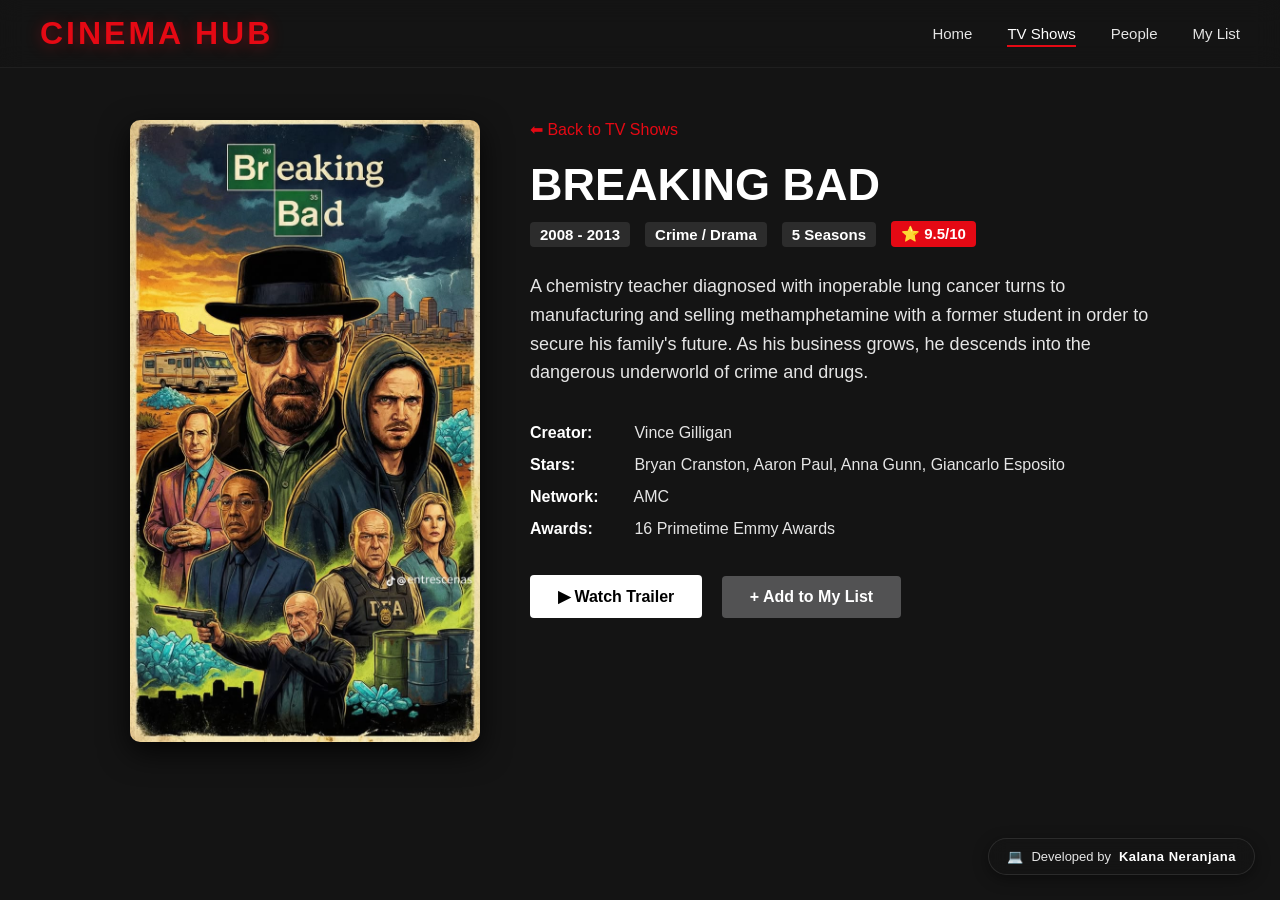
<file: breaking-bad-info.html>
<!DOCTYPE html>
<html lang="en">
<head>
    <meta charset="UTF-8">
    <meta name="viewport" content="width=device-width, initial-scale=1.0">
    <title>CINEMA HUB - Breaking Bad Info</title>
    <link rel="stylesheet" href="style.css">
</head>
<body>
    <nav class="navbar">
        <div class="logo">CINEMA HUB</div>
        <ul class="nav-links">
            <li><a href="index.html">Home</a></li>
            <li><a href="tv-shows.html" class="active">TV Shows</a></li>
            <li><a href="people.html">People</a></li>
            <li><a href="watchlist.html">My List</a></li>
        </ul>
    </nav>

    <div class="info-container">
        <img src="TV_Shows/breaking-bad.jpg" alt="Breaking Bad" class="info-poster">
        
        <div class="info-details">
            <a href="tv-shows.html" class="back-btn" style="color: var(--accent-color); text-decoration: none; margin-bottom: 20px; display: inline-block;">⬅ Back to TV Shows</a>
            
            <h1>BREAKING BAD</h1>
            <div class="info-meta">
                <span>2008 - 2013</span>
                <span>Crime / Drama</span>
                <span>5 Seasons</span>
                <span style="background: var(--accent-color);">⭐ 9.5/10</span>
            </div>
            
            <p class="info-overview">
                A chemistry teacher diagnosed with inoperable lung cancer turns to manufacturing and selling methamphetamine with a former student in order to secure his family's future. As his business grows, he descends into the dangerous underworld of crime and drugs.
            </p>
            
            <ul class="info-cast-list">
                <li><strong>Creator:</strong> Vince Gilligan</li>
                <li><strong>Stars:</strong> Bryan Cranston, Aaron Paul, Anna Gunn, Giancarlo Esposito</li>
                <li><strong>Network:</strong> AMC</li>
                <li><strong>Awards:</strong> 16 Primetime Emmy Awards</li>
            </ul>

            <div style="margin-top: 30px;">
                <a href="breaking-bad.html" class="btn primary-btn">▶ Watch Trailer</a>
                <button class="btn secondary-btn">+ Add to My List</button>
            </div>
        </div>
    </div>
    <div class="dev-badge">
        <span class="dev-name">
            <span>💻</span> Developed by <strong>Kalana Neranjana</strong>
        </span>
        <div class="dev-links">
            <a href="https://github.com/Kalana23" target="_blank" class="dev-link">
                <span>🐙</span> GitHub: Kalana23
            </a>
            <a href="mailto:kalananeranjana30@gmail.com" class="dev-link">
                <span>✉️</span> Email: kalananeranjana30@gmail.com
            </a>
        </div>
    </div>
</body>
</html>
</file>
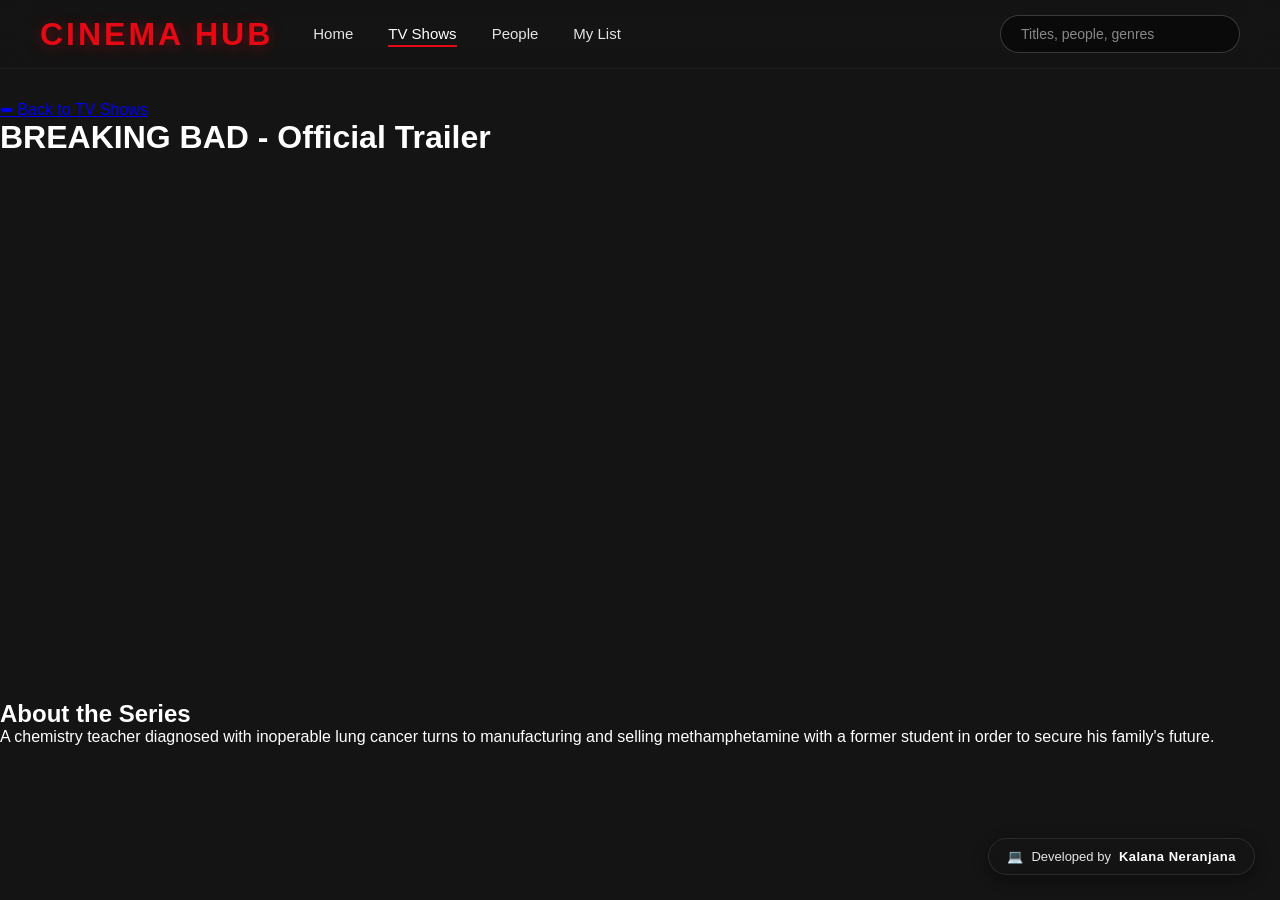
<file: breaking-bad.html>
<!DOCTYPE html>
<html lang="en">
<head>
    <meta charset="UTF-8">
    <meta name="viewport" content="width=device-width, initial-scale=1.0">
    <title>CINEMA HUB - Breaking Bad</title>
    <link rel="stylesheet" href="style.css">
</head>
<body>
    <nav class="navbar">
        <div class="logo">CINEMA HUB</div>
        <ul class="nav-links">
            <li><a href="index.html">Home</a></li>
            <li><a href="tv-shows.html" class="active">TV Shows</a></li>
            <li><a href="people.html">People</a></li>
            <li><a href="watchlist.html">My List</a></li>
        </ul>
        <div class="search-bar">
            <input type="text" placeholder="Titles, people, genres">
        </div>
    </nav>

    <div class="trailer-container" style="margin-top: 100px;">
        <a href="tv-shows.html" class="back-btn">⬅ Back to TV Shows</a>
        <h1 style="margin-bottom: 20px;">BREAKING BAD - Official Trailer</h1>
        
        <div class="video-wrapper">
            <iframe width="100%" height="500" src="https://www.youtube.com/embed/HhesaQXLuRY?autoplay=1" title="YouTube video player" frameborder="0" allow="accelerometer; autoplay; clipboard-write; encrypted-media; gyroscope; picture-in-picture; web-share" allowfullscreen></iframe>
        </div>
        
        <div class="movie-info" style="margin-top: 20px;">
            <h2>About the Series</h2>
            <p>A chemistry teacher diagnosed with inoperable lung cancer turns to manufacturing and selling methamphetamine with a former student in order to secure his family's future.</p>
        </div>
    </div>
      <div class="dev-badge">
        <span class="dev-name">
            <span>💻</span> Developed by <strong>Kalana Neranjana</strong>
        </span>
        <div class="dev-links">
            <a href="https://github.com/Kalana23" target="_blank" class="dev-link">
                <span>🐙</span> GitHub: Kalana23
            </a>
            <a href="mailto:kalananeranjana30@gmail.com" class="dev-link">
                <span>✉️</span> Email: kalananeranjana30@gmail.com
            </a>
        </div>
    </div>
</body>
</html>
</file>
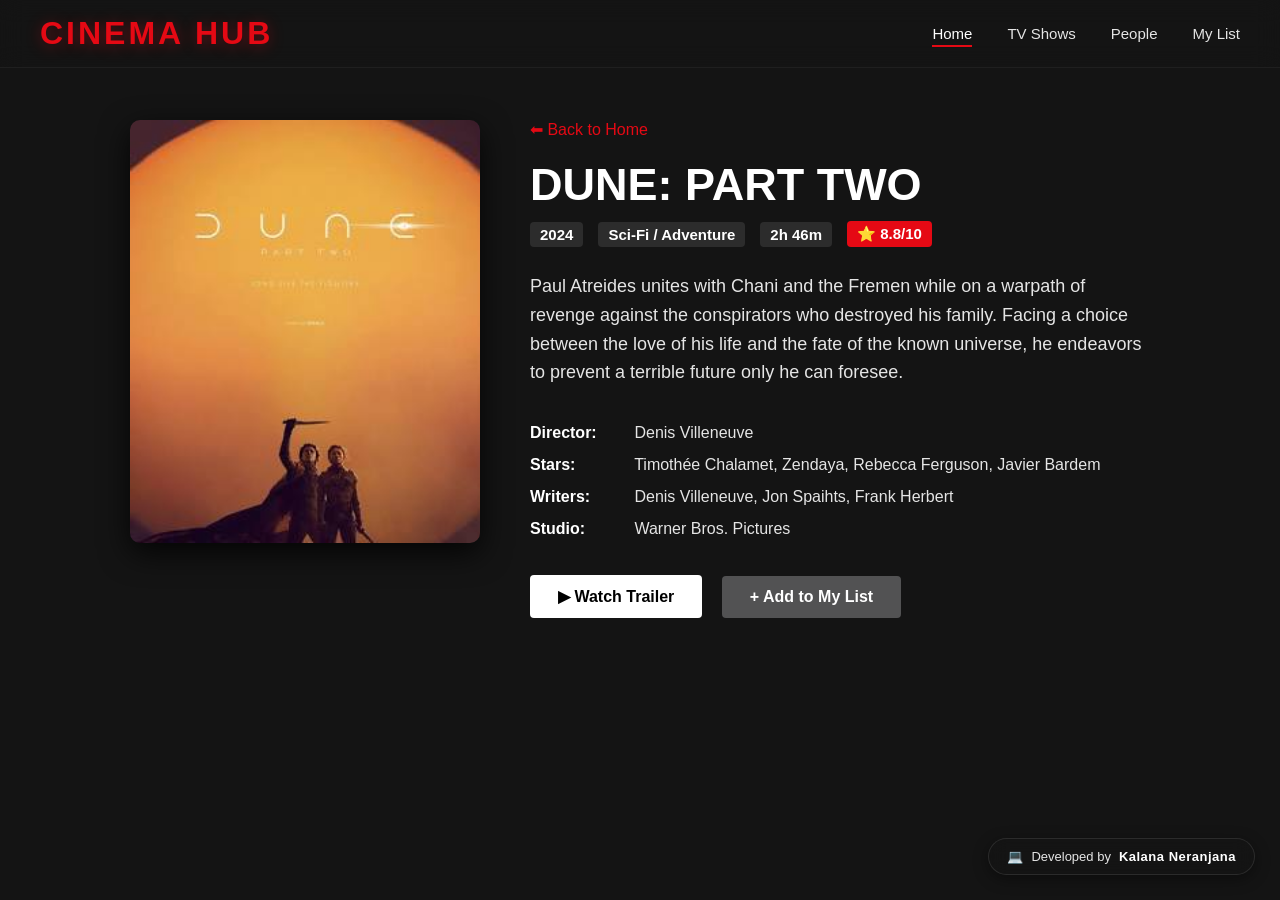
<file: dune-info.html>
<!DOCTYPE html>
<html lang="en">
<head>
    <meta charset="UTF-8">
    <meta name="viewport" content="width=device-width, initial-scale=1.0">
    <title>CINEMA HUB - Dune: Part Two Info</title>
    <link rel="stylesheet" href="style.css">
</head>
<body>
    <nav class="navbar">
        <div class="logo">CINEMA HUB</div>
        <ul class="nav-links">
            <li><a href="index.html" class="active">Home</a></li>
            <li><a href="tv-shows.html">TV Shows</a></li>
            <li><a href="people.html">People</a></li>
            <li><a href="watchlist.html">My List</a></li>
        </ul>
    </nav>

    <div class="info-container">
        <img src="images/dune-2.jpg" alt="Dune Part Two" class="info-poster">
        
        <div class="info-details">
            <a href="index.html" class="back-btn" style="color: var(--accent-color); text-decoration: none; margin-bottom: 20px; display: inline-block;">⬅ Back to Home</a>
            
            <h1>DUNE: PART TWO</h1>
            <div class="info-meta">
                <span>2024</span>
                <span>Sci-Fi / Adventure</span>
                <span>2h 46m</span>
                <span style="background: var(--accent-color);">⭐ 8.8/10</span>
            </div>
            
            <p class="info-overview">
                Paul Atreides unites with Chani and the Fremen while on a warpath of revenge against the conspirators who destroyed his family. Facing a choice between the love of his life and the fate of the known universe, he endeavors to prevent a terrible future only he can foresee.
            </p>
            
            <ul class="info-cast-list">
                <li><strong>Director:</strong> Denis Villeneuve</li>
                <li><strong>Stars:</strong> Timothée Chalamet, Zendaya, Rebecca Ferguson, Javier Bardem</li>
                <li><strong>Writers:</strong> Denis Villeneuve, Jon Spaihts, Frank Herbert</li>
                <li><strong>Studio:</strong> Warner Bros. Pictures</li>
            </ul>

            <div style="margin-top: 30px;">
                <a href="movie.html" class="btn primary-btn">▶ Watch Trailer</a>
                <button class="btn secondary-btn">+ Add to My List</button>
            </div>
        </div>
    </div>
    <div class="dev-badge">
        <span class="dev-name">
            <span>💻</span> Developed by <strong>Kalana Neranjana</strong>
        </span>
        <div class="dev-links">
            <a href="https://github.com/Kalana23" target="_blank" class="dev-link">
                <span>🐙</span> GitHub: Kalana23
            </a>
            <a href="mailto:kalananeranjana30@gmail.com" class="dev-link">
                <span>✉️</span> Email: kalananeranjana30@gmail.com
            </a>
        </div>
    </div>
</body>
</html>
</file>
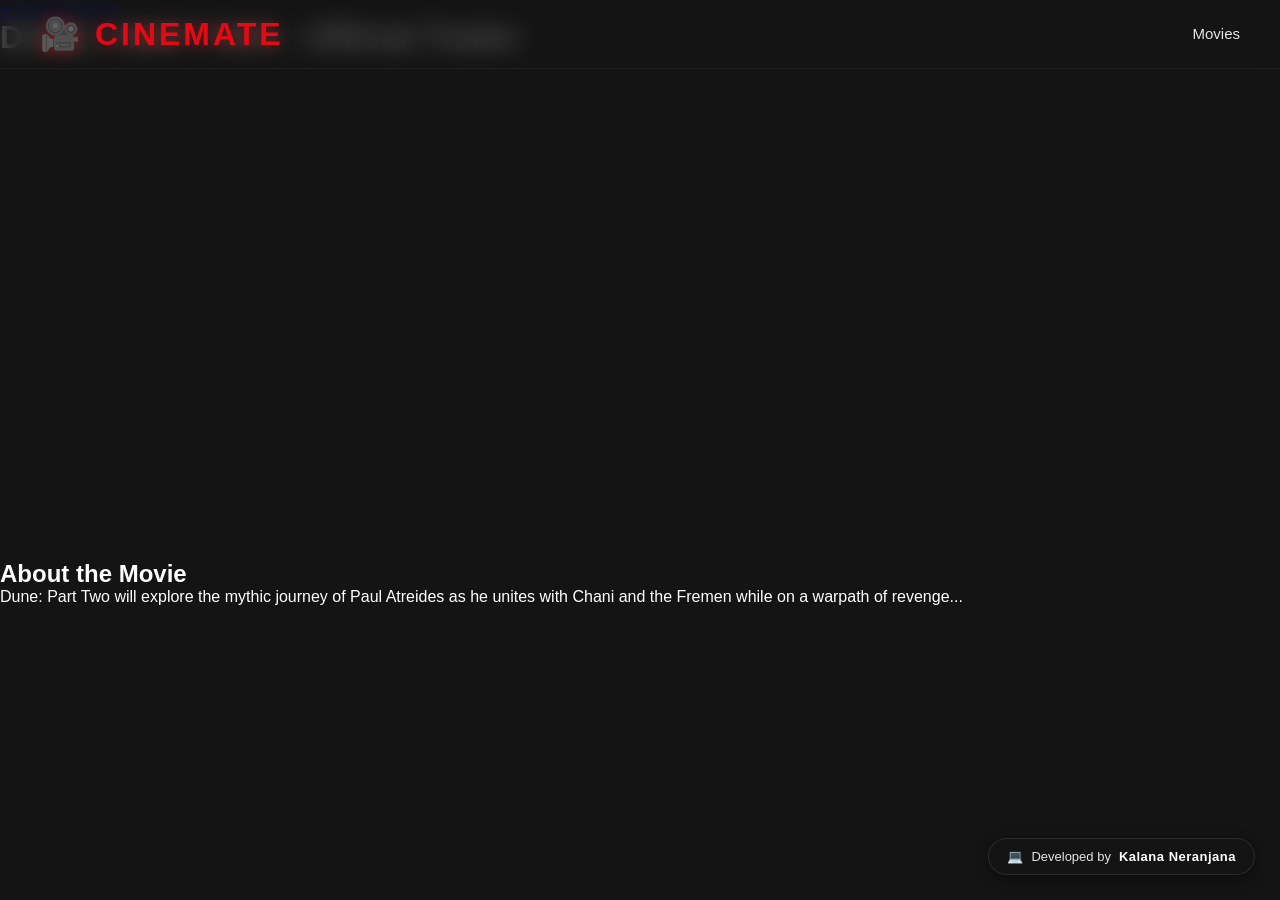
<file: movie.html>
<!DOCTYPE html>
<html lang="en">
<head>
    <meta charset="UTF-8">
    <meta name="viewport" content="width=device-width, initial-scale=1.0">
    <title>Dune: Part Two - Trailer</title>
    <link rel="stylesheet" href="style.css">
</head>
<body>
    <nav class="navbar">
        <div class="logo">🎥 CineMate</div>
        <ul class="nav-links">
            <li><a href="index.html">Movies</a></li>
        </ul>
    </nav>

    <div class="trailer-container">
        <a href="index.html" class="back-btn">⬅ Back to Home</a>
        <h1>DUNE: PART TWO - Official Trailer</h1>
        
        <div class="video-wrapper">
            <iframe width="100%" height="500" src="https://www.youtube.com/embed/Way9Dexny3w?si=T7P0gH_yXU0hA29K" title="YouTube video player" frameborder="0" allow="accelerometer; autoplay; clipboard-write; encrypted-media; gyroscope; picture-in-picture; web-share" allowfullscreen></iframe>
        </div>
        
        <div class="movie-info">
            <h2>About the Movie</h2>
            <p>Dune: Part Two will explore the mythic journey of Paul Atreides as he unites with Chani and the Fremen while on a warpath of revenge...</p>
        </div>
    </div>
    <div class="dev-badge">
        <span class="dev-name">
            <span>💻</span> Developed by <strong>Kalana Neranjana</strong>
        </span>
        <div class="dev-links">
            <a href="https://github.com/Kalana23" target="_blank" class="dev-link">
                <span>🐙</span> GitHub: Kalana23
            </a>
            <a href="mailto:kalananeranjana30@gmail.com" class="dev-link">
                <span>✉️</span> Email: kalananeranjana30@gmail.com
            </a>
        </div>
    </div>
</body>
</html>
</file>
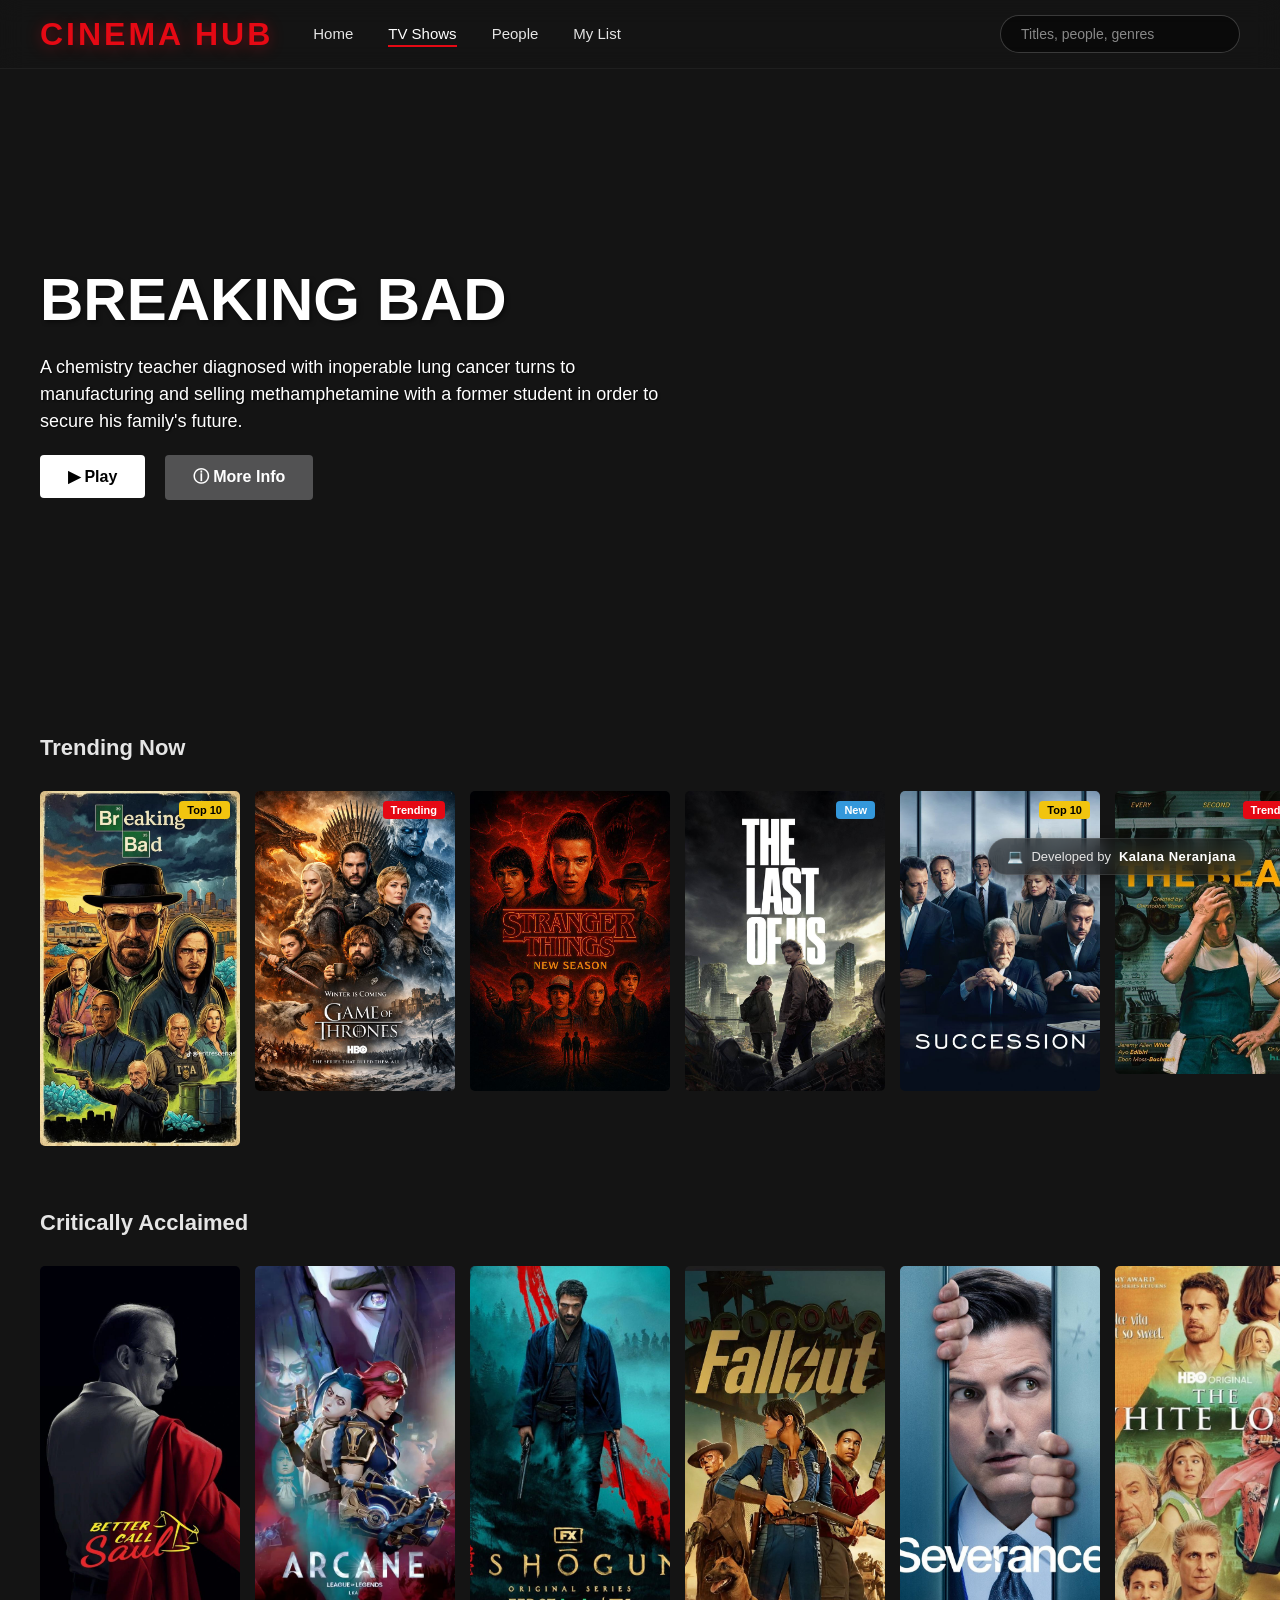
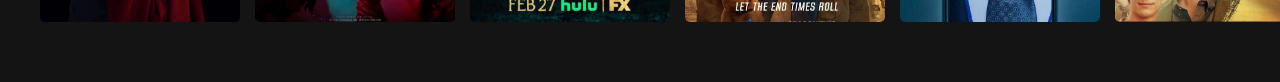
<file: tv-shows.html>
<!DOCTYPE html>
<html lang="en">
<head>
    <meta charset="UTF-8">
    <meta name="viewport" content="width=device-width, initial-scale=1.0">
    <title>CINEMA HUB - TV Shows</title>
    <link rel="stylesheet" href="style.css">
</head>
<body>
    <nav class="navbar">
        <div class="logo">CINEMA HUB</div>
        <ul class="nav-links">
            <li><a href="index.html">Home</a></li>
            <li><a href="tv-shows.html" class="active">TV Shows</a></li>
            <li><a href="people.html">People</a></li>
            <li><a href="watchlist.html">My List</a></li>
        </ul>
        <div class="search-bar">
            <input type="text" placeholder="Titles, people, genres">
        </div>
    </nav>

    <header class="hero-banner" style="background: url('https://image.tmdb.org/t/p/original/tsRy63Mu5cu8etL1X7ZLyf7UP1M.jpg') no-repeat center top/cover;">
        <div class="hero-content">
            <h1>BREAKING BAD</h1>
            <p>A chemistry teacher diagnosed with inoperable lung cancer turns to manufacturing and selling methamphetamine with a former student in order to secure his family's future.</p>
            <div class="hero-buttons">
                <a href="breaking-bad.html" class="btn primary-btn">▶ Play</a>
                <a href="breaking-bad-info.html" class="btn secondary-btn" style="text-decoration: none;">ⓘ More Info</a>
            </div>
        </div>
        <div class="hero-fade-bottom"></div>
    </header>

    <div class="movie-row">
        <h2>Trending Now</h2>
        <div class="row-posters" id="tvshows-grid"></div>
    </div>

    <div class="movie-row">
        <h2>Critically Acclaimed</h2>
        <div class="row-posters">
            <img src="TV_Shows/better-call-saul.jpg" alt="Better Call Saul" class="row-poster">
            <img src="TV_Shows/arcane.jpg" alt="Arcane" class="row-poster">
            <img src="TV_Shows/shogun.jpg" alt="Shogun" class="row-poster">
            <img src="TV_Shows/fallout.jpg" alt="Fallout" class="row-poster">
            <img src="TV_Shows/severance.jpg" alt="Severance" class="row-poster">
            <img src="TV_Shows/the-white-lotus.jpg" alt="The White Lotus" class="row-poster">
            <img src="TV_Shows/the-crown.jpg" alt="The Crown" class="row-poster">
        </div>
    </div>

    <div class="dev-badge">
        <span class="dev-name">
            <span>💻</span> Developed by <strong>Kalana Neranjana</strong>
        </span>
        <div class="dev-links">
            <a href="https://github.com/Kalana23" target="_blank" class="dev-link">
                <span>🐙</span> GitHub: Kalana23
            </a>
            <a href="mailto:kalananeranjana30@gmail.com" class="dev-link">
                <span>✉️</span> Email: kalananeranjana30@gmail.com
            </a>
        </div>
    </div>

    <script src="js/app.js"></script>
</body>
</html>
</file>
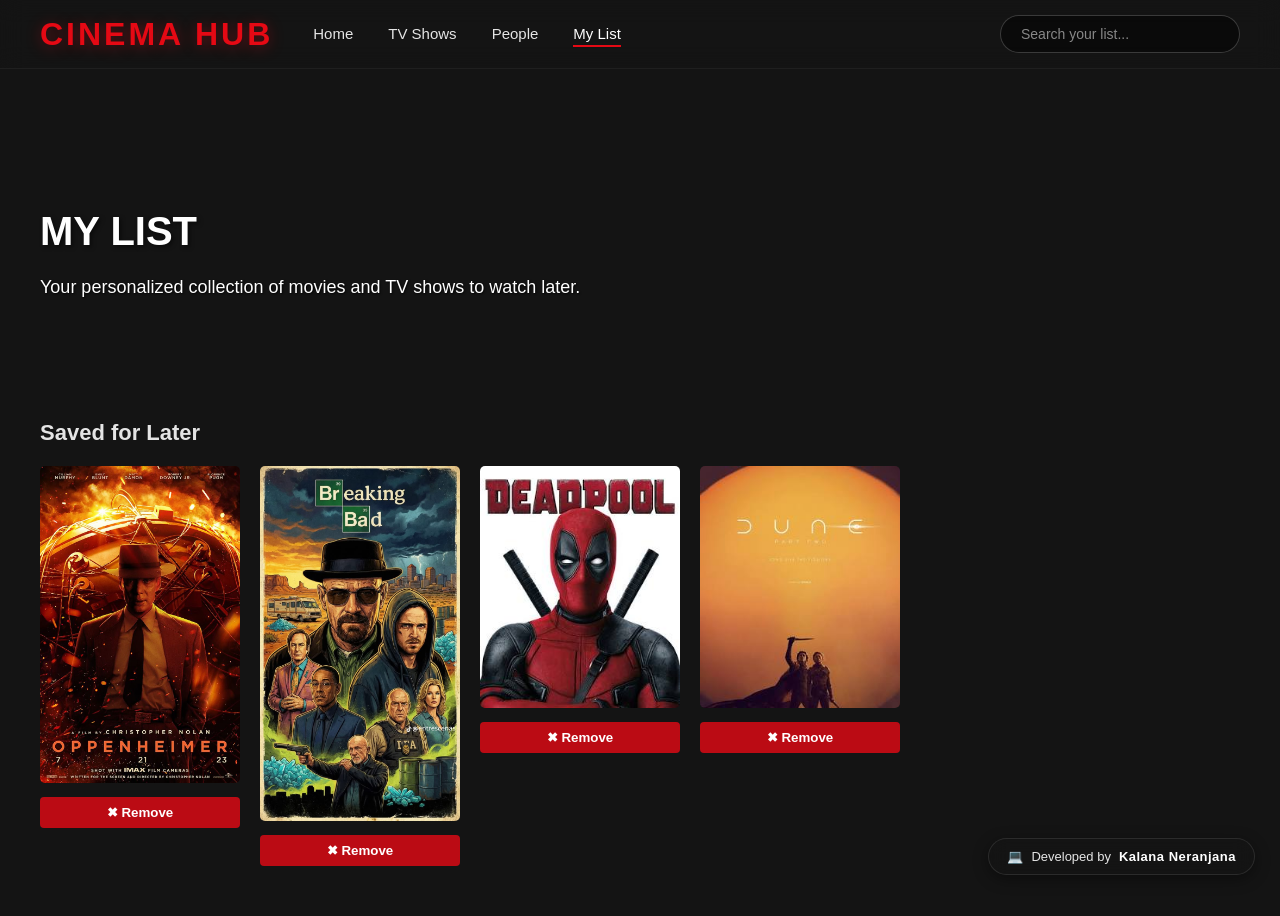
<file: watchlist.html>
<!DOCTYPE html>
<html lang="en">
<head>
    <meta charset="UTF-8">
    <meta name="viewport" content="width=device-width, initial-scale=1.0">
    <title>CINEMA HUB - My List</title>
    <link rel="stylesheet" href="style.css">
</head>
<body>
    <nav class="navbar">
        <div class="logo">CINEMA HUB</div>
        <ul class="nav-links">
            <li><a href="index.html">Home</a></li>
            <li><a href="tv-shows.html">TV Shows</a></li>
            <li><a href="people.html">People</a></li>
            <li><a href="watchlist.html" class="active">My List</a></li>
        </ul>
        <div class="search-bar">
            <input type="text" placeholder="Search your list...">
        </div>
    </nav>

    <header class="hero-banner" style="height: 50vh; background: linear-gradient(to right, #141414 10%, transparent), url('https://image.tmdb.org/t/p/original/nTvM4mhqNlHIvUkI1gVnW6XP7O.jpg') no-repeat center center/cover;">
        <div class="hero-content" style="margin-top: 80px;">
            <h1 style="font-size: 40px;">MY LIST</h1>
            <p>Your personalized collection of movies and TV shows to watch later.</p>
        </div>
        <div class="hero-fade-bottom" style="height: 100px;"></div>
    </header>

    <div class="watchlist-container">
        <h2>Saved for Later</h2>
        <div class="watchlist-grid">
            <div class="watchlist-item"><img src="images/oppenheimer.jpg" alt="Oppenheimer" class="row-poster"><button class="remove-btn">✖ Remove</button></div>
            <div class="watchlist-item"><img src="TV_Shows/breaking-bad.jpg" alt="Breaking Bad" class="row-poster"><button class="remove-btn">✖ Remove</button></div>
            <div class="watchlist-item"><img src="images/deadpool-3.jpg" alt="Deadpool" class="row-poster"><button class="remove-btn">✖ Remove</button></div>
            <div class="watchlist-item"><img src="images/dune-2.jpg" alt="Dune" class="row-poster"><button class="remove-btn">✖ Remove</button></div>
        </div>
    </div>

    <div class="dev-badge">
        <span class="dev-name"><span>💻</span> Developed by <strong>Kalana Neranjana</strong></span>
        <div class="dev-links">
            <a href="https://github.com/Kalana23" target="_blank" class="dev-link"><span>🐙</span> GitHub: Kalana23</a>
            <a href="mailto:kalananeranjana30@gmail.com" class="dev-link"><span>✉️</span> Email: kalananeranjana30@gmail.com</a>
        </div>
    </div>

    <script src="js/app.js"></script>
</body>
</html>
</file>
<file: style.css>
/* --- Global Variables & Basic Setup --- */
:root {
    --bg-color: #141414; /* Netflix Dark Background */
    --text-primary: #fff;
    --text-secondary: #e5e5e5;
    --accent-color: #e50914; /* Netflix Red */
}

* {
    margin: 0;
    padding: 0;
    box-sizing: border-box;
    font-family: 'Helvetica Neue', Helvetica, Arial, sans-serif;
}

body {
    background-color: var(--bg-color);
    color: var(--text-primary);
    overflow-x: hidden;
}

/* --- Premium Animated Navbar --- */
.navbar {
    display: flex;
    justify-content: space-between;
    align-items: center;
    padding: 15px 40px;
    position: fixed; 
    top: 0;
    width: 100%;
    z-index: 100;
    /* Glassmorphism Blur Effect */
    background: rgba(20, 20, 20, 0.7);
    backdrop-filter: blur(12px); 
    -webkit-backdrop-filter: blur(12px);
    border-bottom: 1px solid rgba(255, 255, 255, 0.05);
    transition: all 0.3s ease;
}

.logo {
    font-size: 32px;
    font-weight: 900;
    color: var(--accent-color);
    text-transform: uppercase;
    letter-spacing: 3px;
    cursor: pointer;
    text-shadow: 0 2px 15px rgba(229, 9, 20, 0.4);
    transition: transform 0.3s ease;
}

.logo:hover {
    transform: scale(1.05);
}

.nav-links {
    display: flex;
    list-style: none;
    gap: 35px;
    margin-left: 40px;
}

.nav-links a {
    color: var(--text-secondary);
    text-decoration: none;
    font-size: 15px;
    font-weight: 500;
    position: relative;
    padding-bottom: 5px;
    transition: color 0.3s ease;
}

.nav-links a:hover, .nav-links a.active {
    color: var(--text-primary);
}

/* Animated Underline Effect */
.nav-links a::after {
    content: '';
    position: absolute;
    width: 0;
    height: 2px;
    bottom: 0;
    left: 0;
    background-color: var(--accent-color);
    transition: width 0.3s ease;
}

.nav-links a:hover::after, .nav-links a.active::after {
    width: 100%;
}

.search-bar {
    margin-left: auto;
}

.search-bar input {
    padding: 10px 20px;
    border-radius: 30px; 
    border: 1px solid rgba(255, 255, 255, 0.2);
    background-color: rgba(0, 0, 0, 0.5);
    color: white;
    width: 240px;
    font-size: 14px;
    transition: all 0.4s ease; 
}

/* Search Bar expands and glows */
.search-bar input:focus {
    width: 320px; 
    outline: none;
    border-color: var(--accent-color);
    background-color: rgba(0, 0, 0, 0.8);
    box-shadow: 0 0 12px rgba(229, 9, 20, 0.4);
}

.search-bar input::placeholder {
    color: #888;
}

/* --- Hero Banner (Netflix Style) --- */
.hero-banner {
    position: relative;
    height: 85vh;
    /* Dune Background Image */
    background: url('Bg_images/dune-bg.jpg') no-repeat center center/cover;
    display: flex;
    align-items: center;
}

.hero-fade-bottom {
    position: absolute;
    bottom: 0;
    width: 100%;
    height: 150px;
    background: linear-gradient(to bottom, transparent, #141414);
}

.hero-content {
    margin-left: 40px;
    max-width: 50%;
    z-index: 10;
}

.hero-content h1 {
    font-size: 60px;
    margin-bottom: 20px;
    text-shadow: 2px 2px 4px rgba(0,0,0,0.5);
}

.hero-content p {
    color: var(--text-primary);
    font-size: 18px;
    margin-bottom: 20px;
    line-height: 1.5;
    text-shadow: 1px 1px 2px rgba(0,0,0,0.8);
}

/* --- Buttons --- */
.btn {
    padding: 12px 28px;
    border-radius: 4px;
    border: none;
    cursor: pointer;
    font-weight: bold;
    font-size: 16px;
    text-decoration: none;
    display: inline-flex;
    align-items: center;
    justify-content: center;
}

.primary-btn {
    background-color: white;
    color: black;
    margin-right: 15px;
    transition: background-color 0.2s;
}

.primary-btn:hover {
    background-color: rgba(255, 255, 255, 0.7);
}

.secondary-btn {
    background-color: rgba(109, 109, 110, 0.7);
    color: white;
    transition: background-color 0.2s;
}

.secondary-btn:hover {
    background-color: rgba(109, 109, 110, 0.4);
}

/* --- Netflix Style Horizontal Scrolling Rows --- */
.movie-row {
    margin-left: 40px;
    margin-top: -30px; 
    margin-bottom: 40px;
    position: relative;
    z-index: 10;
}

.movie-row:not(:first-of-type) {
    margin-top: 20px;
}

.movie-row h2 {
    font-size: 22px;
    margin-bottom: 10px;
    color: #e5e5e5;
}

.row-posters {
    display: flex;
    overflow-y: hidden;
    overflow-x: scroll; 
    padding: 20px 0;
    scroll-behavior: smooth;
}

.row-posters::-webkit-scrollbar {
    display: none;
}
.row-posters {
    -ms-overflow-style: none;  
    scrollbar-width: none;  
}

.row-poster {
    width: 200px;
    object-fit: cover;
    border-radius: 5px;
    margin-right: 15px;
    transition: transform 450ms;
    cursor: pointer;
}

.row-poster:hover {
    transform: scale(1.08); 
}

/* --- Circular Posters for People Row --- */
.row-person {
    width: 160px;
    height: 160px;
    border-radius: 50%; 
    object-fit: cover;
    margin-right: 20px;
    transition: transform 450ms;
    cursor: pointer;
    border: 3px solid transparent;
}

.row-person:hover {
    transform: scale(1.1);
    border-color: var(--text-primary);
}

.person-info {
    text-align: center;
    margin-top: 10px;
    width: 160px;
}

.person-info h3 {
    font-size: 14px;
    color: var(--text-primary);
    margin-bottom: 2px;
}

.person-info p {
    font-size: 12px;
    color: var(--text-secondary);
}

/* --- Watchlist Grid Styles --- */
.watchlist-container {
    padding: 0 40px;
    margin-top: -30px;
    position: relative;
    z-index: 10;
    margin-bottom: 50px;
}

.watchlist-container h2 {
    font-size: 22px;
    margin-bottom: 5px;
    color: #e5e5e5;
}

.watchlist-grid {
    display: flex;
    flex-wrap: wrap; 
    gap: 20px;
    margin-top: 20px;
}

.watchlist-item {
    width: 200px;
}

.watchlist-item .row-poster {
    margin-right: 0; 
    width: 100%;
}

.remove-btn {
    display: block;
    width: 100%;
    margin-top: 10px;
    background-color: rgba(229, 9, 20, 0.8); 
    color: white;
    border: none;
    padding: 8px;
    border-radius: 4px;
    cursor: pointer;
    font-weight: bold;
    transition: background-color 0.2s;
}

.remove-btn:hover {
    background-color: rgba(229, 9, 20, 1);
}

/* --- More Info Pages Styles --- */
.info-container {
    padding: 120px 40px 50px;
    max-width: 1100px;
    margin: 0 auto;
    display: flex;
    gap: 50px;
    align-items: flex-start;
}

.info-poster {
    width: 350px;
    border-radius: 10px;
    box-shadow: 0 10px 30px rgba(0,0,0,0.8);
}

.info-details {
    flex: 1;
}

.info-details h1 {
    font-size: 45px;
    margin-bottom: 10px;
    color: var(--text-primary);
}

.info-meta {
    color: var(--text-secondary);
    font-size: 15px;
    margin-bottom: 25px;
    display: flex;
    gap: 15px;
    align-items: center;
}

.info-meta span {
    background: rgba(255,255,255,0.1);
    padding: 4px 10px;
    border-radius: 4px;
    color: white;
    font-weight: bold;
}

.info-overview {
    font-size: 18px;
    line-height: 1.6;
    margin-bottom: 30px;
    color: var(--text-secondary);
}

.info-cast-list {
    list-style: none;
    color: var(--text-secondary);
    line-height: 2;
    font-size: 16px;
}

.info-cast-list strong {
    color: var(--text-primary);
    width: 100px;
    display: inline-block;
}

/* --- Floating Developer Badge --- */
.dev-badge {
    position: fixed;
    bottom: 25px;
    right: 25px;
    background: rgba(20, 20, 20, 0.6);
    backdrop-filter: blur(10px);
    -webkit-backdrop-filter: blur(10px);
    border: 1px solid rgba(255, 255, 255, 0.1);
    padding: 10px 18px;
    border-radius: 30px;
    color: var(--text-secondary);
    font-size: 13px;
    display: flex;
    flex-direction: column;
    align-items: flex-end;
    z-index: 1000;
    transition: all 0.4s cubic-bezier(0.175, 0.885, 0.32, 1.275);
    box-shadow: 0 4px 15px rgba(0, 0, 0, 0.4);
    overflow: hidden;
}

.dev-badge:hover {
    background: rgba(20, 20, 20, 0.9);
    border-color: var(--accent-color);
    transform: translateY(-5px);
    box-shadow: 0 8px 25px rgba(229, 9, 20, 0.3);
}

.dev-name {
    display: flex;
    align-items: center;
    gap: 8px;
}

.dev-name strong {
    color: white;
    font-weight: 600;
    letter-spacing: 0.5px;
    transition: color 0.3s ease;
}

.dev-badge:hover .dev-name strong {
    color: var(--accent-color);
}

/* Links Reveal Animation */
.dev-links {
    display: flex;
    flex-direction: column;
    align-items: flex-end;
    gap: 8px;
    max-height: 0;
    opacity: 0;
    transition: all 0.4s ease;
    margin-top: 0;
}

.dev-badge:hover .dev-links {
    max-height: 60px; 
    opacity: 1;
    margin-top: 12px;
}

.dev-link {
    color: #bbb;
    text-decoration: none;
    font-size: 11px;
    letter-spacing: 0.5px;
    transition: color 0.2s ease;
    display: flex;
    align-items: center;
    gap: 6px;
}

.dev-link:hover {
    color: white;
}

/* =========================================================
   Mobile Responsive Design (Media Queries)
   ========================================================= */

@media screen and (max-width: 768px) {
    /* --- Navbar Adjustments --- */
    .navbar {
        flex-direction: column;
        padding: 15px;
        gap: 15px;
        background: rgba(15, 15, 15, 0.95); /* Solid background for readability */
    }
    
    .nav-links {
        flex-wrap: wrap;
        justify-content: center;
        gap: 15px;
    }

    .search-bar {
        width: 100%;
    }

    .search-bar input {
        width: 100%;
        box-sizing: border-box;
    }

    /* --- Hero Banner Adjustments --- */
    .hero-banner {
        /* Add more padding to the top so the stacked navbar doesn't hide text */
        padding: 160px 20px 40px; 
        background-position: center;
    }

    .hero-content h1 {
        font-size: 35px; /* Smaller title for mobile */
    }

    .hero-content p {
        font-size: 14px;
        max-width: 100%; /* Take full width on mobile */
    }

    .hero-buttons {
        display: flex;
        flex-direction: column; /* Stack buttons vertically */
        gap: 10px;
    }

    .btn {
        width: 100%; /* Full width buttons */
        text-align: center;
        box-sizing: border-box;
    }

    /* --- Movie Rows Adjustments --- */
    .movie-row {
        padding: 10px 15px;
    }

    .movie-row h2 {
        font-size: 18px;
    }

    .row-posters {
        gap: 10px;
        padding-bottom: 15px; /* Extra space for smooth touch scrolling */
    }

    .row-poster {
        width: 120px; /* Smaller posters for mobile screens */
    }

    /* --- Details Pages (Dune & Breaking Bad Info) --- */
    .info-container {
        flex-direction: column; /* Stack poster and details */
        padding: 140px 20px 30px;
        align-items: center;
        text-align: center;
    }

    .info-poster {
        width: 70%; /* Scale poster down */
        margin-bottom: 25px;
    }

    .info-meta {
        justify-content: center; /* Center the meta tags */
        flex-wrap: wrap;
    }

    .info-cast-list {
        text-align: left; /* Keep cast list readable */
        font-size: 14px;
    }

    /* --- Watchlist Grid Adjustments --- */
    .watchlist-grid {
        grid-template-columns: repeat(2, 1fr); /* Show 2 columns on mobile */
        gap: 15px;
        padding: 0 15px;
    }

    /* --- Developer Badge Adjustments --- */
    .dev-badge {
        bottom: 10px;
        right: 10px;
        padding: 8px 12px;
        border-radius: 20px;
    }
    
    .dev-name {
        font-size: 11px;
    }
    
    .dev-name strong {
        font-size: 11px;
    }
}

/* --- Adjustments for Very Small Phones (e.g., iPhone SE) --- */
@media screen and (max-width: 480px) {
    .watchlist-grid {
        grid-template-columns: 1fr; /* Show 1 column on very small screens */
    }

    .hero-content h1 {
        font-size: 28px;
    }
    
    .info-poster {
        width: 90%;
    }
}
</file>
